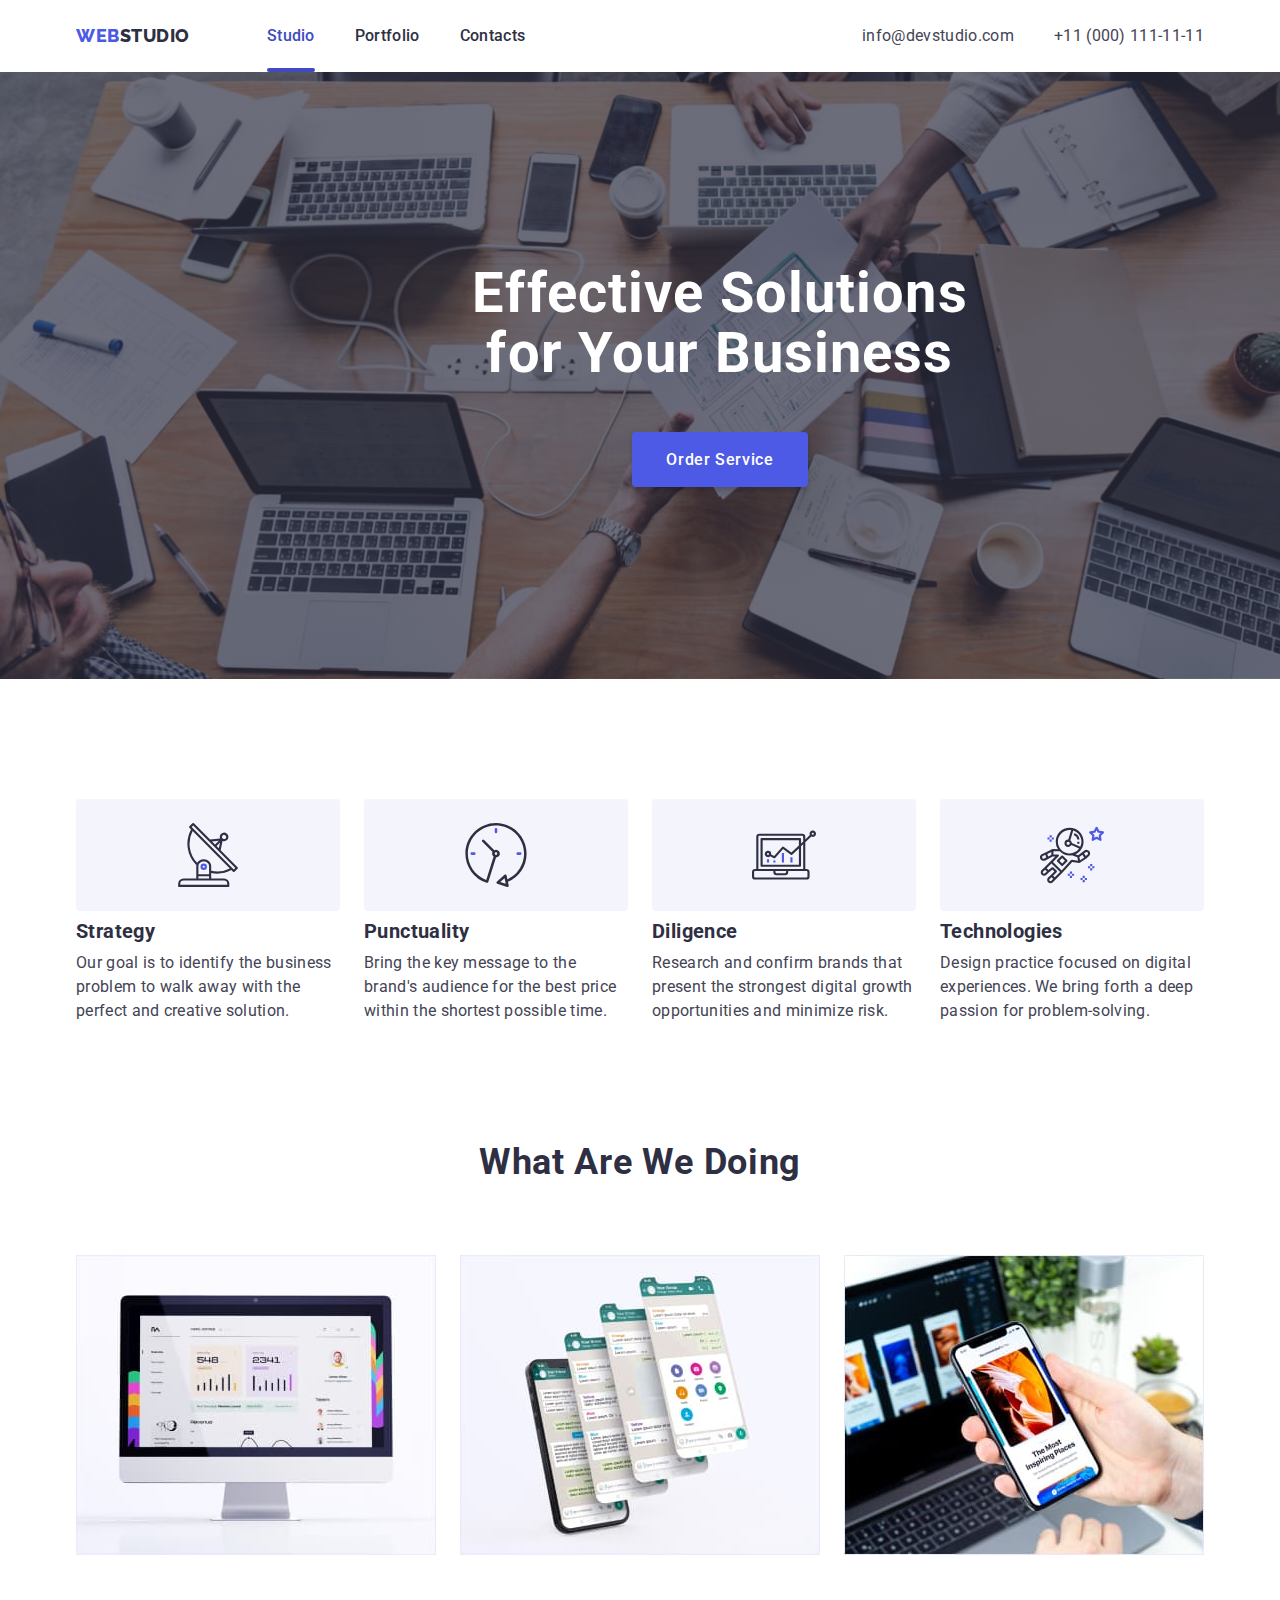
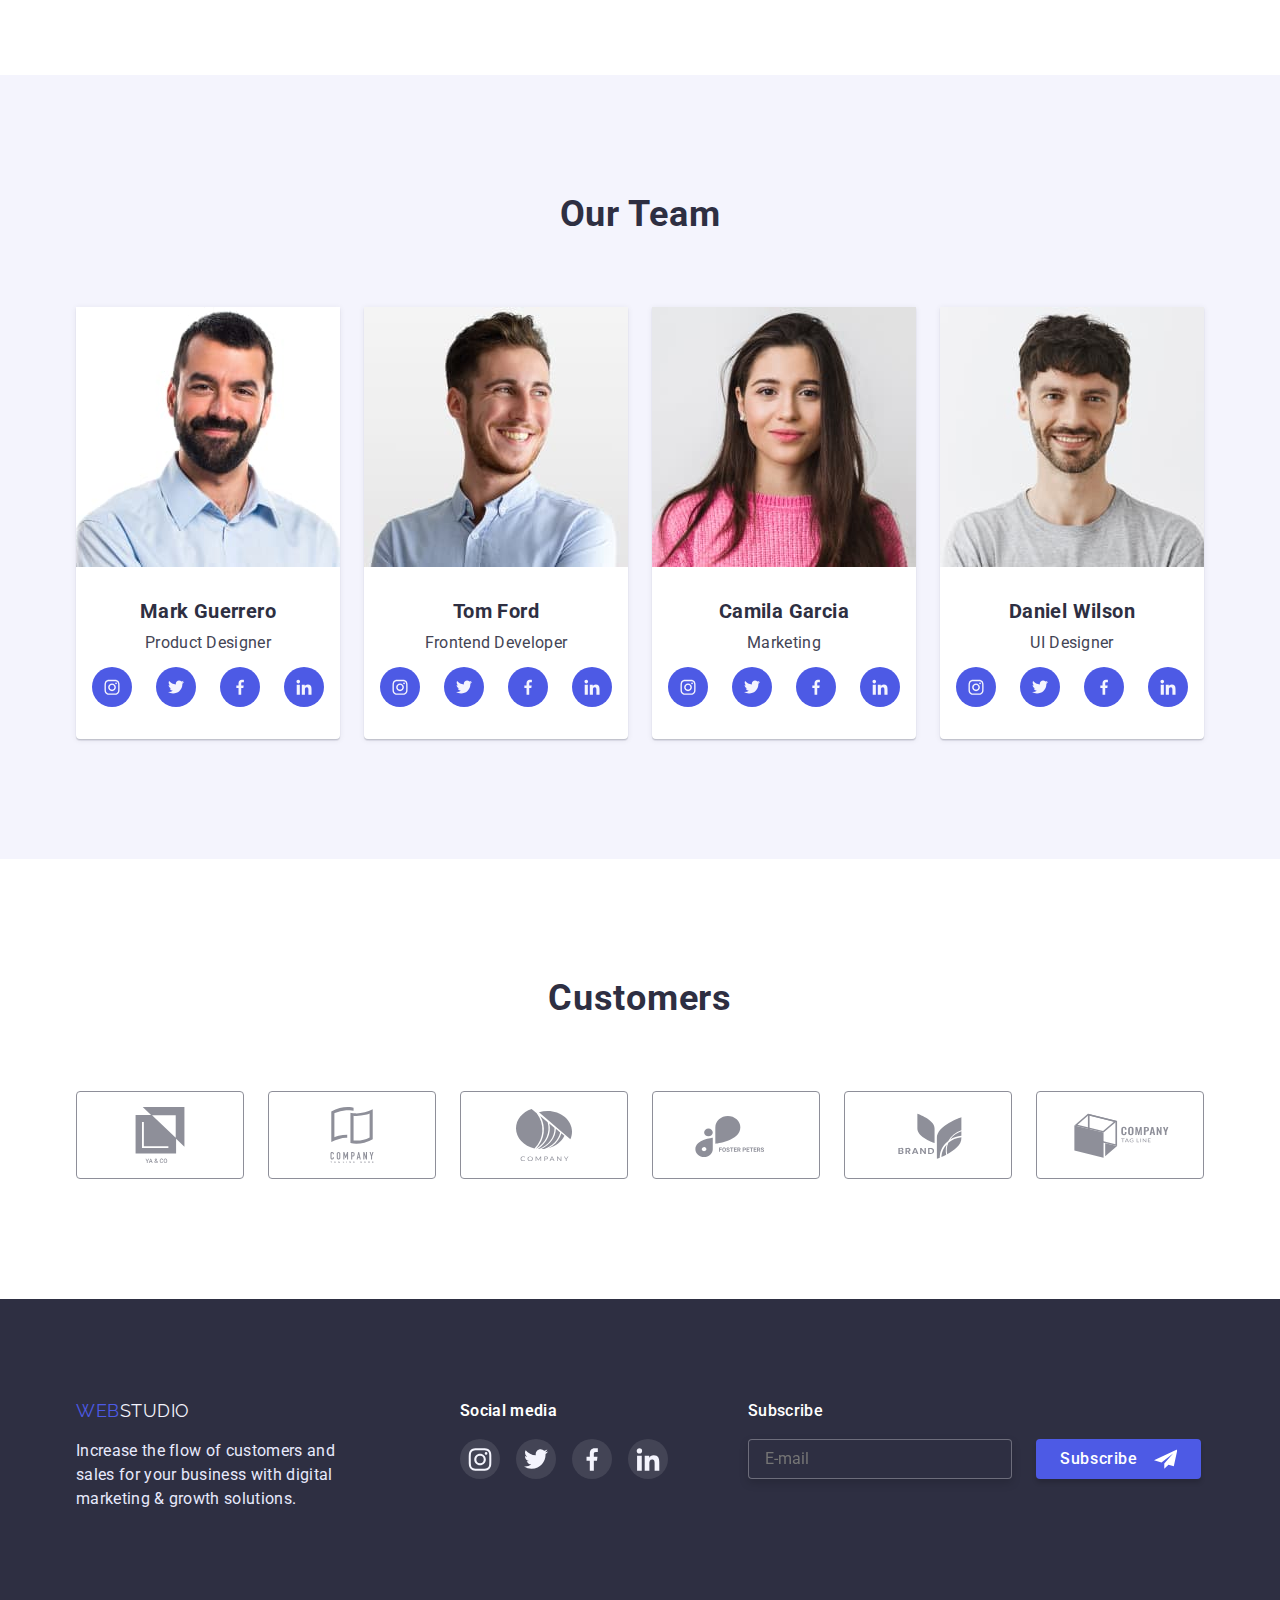
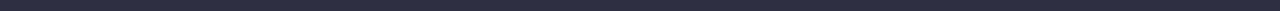
<file: index.html>
<!DOCTYPE html>
<html lang="en">
  <head>
    <meta charset="UTF-8" />
    <meta http-equiv="X-UA-Compatible" content="IE=edge" />
    <meta name="viewport" content="width=device-width, initial-scale=1.0">
    <title>Web Studio</title>
    <link rel="stylesheet"
          href="https://cdnjs.cloudflare.com/ajax/libs/modern-normalize/1.0.0/modern-normalize.min.css"/>
    <link rel="preconnect" href="https://fonts.googleapis.com">
    <link rel="preconnect" href="https://fonts.gstatic.com" crossorigin>
    <link href="https://fonts.googleapis.com/css2?family=Raleway:wght@800&family=Roboto:wght@400;500;700;900&display=swap" 
          rel="stylesheet">
    <link rel="stylesheet" href="./css/styles.css">
  </head>
  <body>
    <header class="header">
    <div class="container header-container">
      <nav class="navigation-container">
        <a href="#" class="logo-top"><span class="web-top" >Web</span><span class="studio-top">Studio</span></a>
        <ul class="navigation">
          <li class="navigation-li"><a href="index.html" class="list-navigation studio-underline">Studio</a></li>
          <li class="navigation-li"><a href="portfolio.html" class="list-navigation">Portfolio</a></li>
          <li class="navigation-li"><a href="" class="list-navigation">Contacts</a></li>
        </ul>
      </nav>
      <ul class="contacts">
        <li class="contact-li"><a href="mailto:info@devstudio.com" class="list-contacts">info@devstudio.com</a></li>
        <li class="contact-li"><a href="tel:+110001111111" class="list-contacts">+11 (000) 111-11-11</a></li>
      </ul>
    </div>
    </header>
    <main>
      <section class="hero overlay">
        <div class="container">
         <h1 class="solutions">Effective Solutions<br />for Your Business</h1>
         <button type="button" class="contained" data-modal-open>Order Service</button>
        </div>
      </section>
      <section class="advanteges">
        <div class="container">
        <h2 class="visually-hidden">Advanteges</h2>
        <ul class="list-pluses">
          <li class="list-pluses-li">
            <div class="container-advanteges-icon">
              <svg class="advantages-icon" width="64" height="64">
                <use href="./images/icons.svg#antenna"></use>
              </svg>
            </div>
            <h3 class="list-title">Strategy</h3>
            <p class="list-advanteges">
              Our goal is to identify the business problem to walk away with the
              perfect and creative solution.
            </p>
          </li>
          <li class="list-pluses-li">
            <div class="container-advanteges-icon">
              <svg class="advantages-icon" width="64" height="64">
                <use href="./images/icons.svg#clock"></use>
              </svg>
            </div>
            <h3 class="list-title">Punctuality</h3>
            <p class="list-advanteges">
              Bring the key message to the brand's audience for the best price
              within the shortest possible time.
            </p>
          </li>
          <li class="list-pluses-li">
            <div class="container-advanteges-icon">
              <svg class="advantages-icon" width="64" height="64">
                <use href="./images/icons.svg#diagram"></use>
              </svg>
            </div>
            <h3 class="list-title">Diligence</h3>
            <p class="list-advanteges">
              Research and confirm brands that present the strongest digital
              growth opportunities and minimize risk.
            </p>
          </li>
          <li class="list-pluses-li">
            <div class="container-advanteges-icon">
              <svg class="advantages-icon" width="64" height="64">
                <use href="./images/icons.svg#astronaut"></use>
              </svg>
            </div>
            <h3 class="list-title">Technologies</h3>
            <p class="list-advanteges">
              Design practice focused on digital experiences. We bring forth a
              deep passion for problem-solving.
            </p>
          </li>
        </ul>
      </div>
      </section>
      <section class="types-jobs">
        <div class="container">
        <h2 class="title">What are we doing</h2>
        <ul class="list-images">
          <li class="list-images-li"><img src="./images/box1.jpg" alt="box1" width="360" /></li>
          <li class="list-images-li"><img src="./images/box2.jpg" alt="box2" width="360" /></li>
          <li class="list-images-li"><img src="./images/box3.jpg" alt="box3" width="360" /></li>
        </ul>
       </div>
      </section>
      <section class="team">
        <div class="container">
        <h2 class="title">Our Team</h2>
        <ul class="list-team">
          <li class="team-item">
            <img src="./images/pd.jpg" alt="Product Designer" width="264" />
            <div class="team-container">
            <h3 class="list-names">Mark Guerrero</h3>
            <p class="list-jobs">Product Designer</p>
              <ul class="social-list">
                <li class="social-list-item">
                  <a href="#" class="social-list-link">
                    <svg class="social-list-icon" width="16" height="16">
                      <use href="./images/icons.svg#instagram"></use>
                    </svg>
                  </a>
                </li>
                <li class="social-list-item">
                  <a href="#" class="social-list-link">
                    <svg class="social-list-icon"  width="16" height="16">
                      <use href="./images/icons.svg#twitter"></use>
                    </svg>
                  </a>
                </li>
                <li class="social-list-item">
                  <a href="#" class="social-list-link">
                    <svg class="social-list-icon"  width="16" height="16">
                      <use href="./images/icons.svg#facebook"></use>
                    </svg>
                  </a>
                </li>
                <li class="social-list-item">
                  <a href="#" class="social-list-link">
                    <svg class="social-list-icon"  width="16" height="16">
                      <use href="./images/icons.svg#linkedin"></use>
                    </svg>
                  </a>
                </li>
              </ul>
            </div>
          </li>
          <li class="team-item">
            <img src="./images/fd.jpg" alt="Frontend Developer" width="264" />
            <div class="team-container">
            <h3 class="list-names">Tom Ford</h3>
            <p class="list-jobs">Frontend Developer</p>
            <ul class="social-list">
              <li class="social-list-item">
                <a href="#" class="social-list-link">
                  <svg class="social-list-icon" width="16" height="16">
                    <use href="./images/icons.svg#instagram"></use>
                  </svg>
                </a>
              </li>
              <li class="social-list-item">
                <a href="#" class="social-list-link">
                  <svg class="social-list-icon"  width="16" height="16">
                    <use href="./images/icons.svg#twitter"></use>
                  </svg>
                </a>
              </li>
              <li class="social-list-item">
                <a href="#" class="social-list-link">
                  <svg class="social-list-icon"  width="16" height="16">
                    <use href="./images/icons.svg#facebook"></use>
                  </svg>
                </a>
              </li>
              <li class="social-list-item">
                <a href="#" class="social-list-link">
                  <svg class="social-list-icon"  width="16" height="16">
                    <use href="./images/icons.svg#linkedin"></use>
                  </svg>
                </a>
              </li>
            </ul>
          </div>
          </li>
          <li class="team-item">
            <img src="./images/mark.jpg" alt="Marketing" width="264" />
            <div class="team-container">
            <h3 class="list-names">Camila Garcia</h3>
            <p class="list-jobs">Marketing</p>
            <ul class="social-list">
              <li class="social-list-item">
                <a href="#" class="social-list-link">
                  <svg class="social-list-icon" width="16" height="16">
                    <use href="./images/icons.svg#instagram"></use>
                  </svg>
                </a>
              </li>
              <li class="social-list-item">
                <a href="#" class="social-list-link">
                  <svg class="social-list-icon"  width="16" height="16">
                    <use href="./images/icons.svg#twitter"></use>
                  </svg>
                </a>
              </li>
              <li class="social-list-item">
                <a href="#" class="social-list-link">
                  <svg class="social-list-icon"  width="16" height="16">
                    <use href="./images/icons.svg#facebook"></use>
                  </svg>
                </a>
              </li>
              <li class="social-list-item">
                <a href="#" class="social-list-link">
                  <svg class="social-list-icon"  width="16" height="16">
                    <use href="./images/icons.svg#linkedin"></use>
                  </svg>
                </a>
              </li>
            </ul>
          </div>
          </li>
          <li class="team-item">
            <img src="./images/des.jpg" alt="UI Designer" width="264" />
            <div class="team-container">
              <h3 class="list-names">Daniel Wilson</h3>
            <p class="list-jobs">UI Designer</p>
            <ul class="social-list">
              <li class="social-list-item">
                <a href="#" class="social-list-link">
                  <svg class="social-list-icon" width="16" height="16">
                    <use href="./images/icons.svg#instagram"></use>
                  </svg>
                </a>
              </li>
              <li class="social-list-item">
                <a href="#" class="social-list-link">
                  <svg class="social-list-icon"  width="16" height="16">
                    <use href="./images/icons.svg#twitter"></use>
                  </svg>
                </a>
              </li>
              <li class="social-list-item">
                <a href="#" class="social-list-link">
                  <svg class="social-list-icon"  width="16" height="16">
                    <use href="./images/icons.svg#facebook"></use>
                  </svg>
                </a>
              </li>
              <li class="social-list-item">
                <a href="#" class="social-list-link">
                  <svg class="social-list-icon"  width="16" height="16">
                    <use href="./images/icons.svg#linkedin"></use>
                  </svg>
                </a>
              </li>
            </ul>
          </div>
          </li>
        </ul>
      </div>
      </section>
      <section class="customers">
        <div class="container">
          <h2 class="title">Customers</h2>
          <ul class="customers-list">
            <li class="customers-list-item">
              <a href="#" class="customers-list-link">
                <svg class="customers-list-icon" width="104" height="56">
                  <use href="./images/icons.svg#yaco"></use>
                </svg>
              </a>
            </li>
            <li class="customers-list-item">
              <a href="#" class="customers-list-link">
                <svg class="customers-list-icon" width="104" height="56">
                  <use href="./images/icons.svg#company_s"></use>
                </svg>
              </a>
            </li>
            <li class="customers-list-item">
              <a href="#" class="customers-list-link">
                <svg class="customers-list-icon" width="104" height="56">
                  <use href="./images/icons.svg#group"></use>
                </svg>
              </a>
            </li>
            <li class="customers-list-item">
              <a href="#" class="customers-list-link">
                <svg class="customers-list-icon" width="104" height="56">
                  <use href="./images/icons.svg#foster_peters"></use>
                </svg>
              </a>
            </li>
            <li class="customers-list-item">
              <a href="#" class="customers-list-link">
                <svg class="customers-list-icon" width="104" height="56">
                  <use href="./images/icons.svg#brand"></use>
                </svg>
              </a>
            </li>
            <li class="customers-list-item">
              <a href="#" class="customers-list-link">
                <svg class="customers-list-icon" width="104" height="56">
                  <use href="./images/icons.svg#tag_line"></use>
                </svg>
              </a>
            </li>
          </ul>
        </div>
      </section>
    </main>
    <footer class="footer">
      <div class="container footer-container">
        <div class="footer-container-logo-reason">
      <a href="#" class="logo-bottom"><span class="web-bottom">Web</span><span class="stidio-botton">Studio</span></a>
      <div class="footer-container-reason">
      <p class="reason">
        Increase the flow of customers and sales for your business with digital
        marketing & growth solutions.
      </p>
    </div>
  </div>
  <div class="footer-social-media">
      <h3 class="footer-social-media-titel">Social media</h3>
      <ul class="footer-social-media-list">
        <li class="footer-social-list-item">
          <a href="#" class="footer-social-list-link">
            <svg class="footer-social-list-icon" width="24" height="24">
              <use href="./images/icons.svg#instagram"></use>
            </svg>
          </a>
        </li>
        <li class="footer-social-list-item">
          <a href="#" class="footer-social-list-link">
            <svg class="footer-social-list-icon"  width="24" height="24">
              <use href="./images/icons.svg#twitter"></use>
            </svg>
          </a>
        </li>
        <li class="footer-social-list-item">
          <a href="#" class="footer-social-list-link">
            <svg class="footer-social-list-icon"  width="24" height="24">
              <use href="./images/icons.svg#facebook"></use>
            </svg>
          </a>
        </li>
        <li class="footer-social-list-item">
          <a href="#" class="footer-social-list-link">
            <svg class="footer-social-list-icon"  width="24" height="24">
              <use href="./images/icons.svg#linkedin"></use>
            </svg>
          </a>
        </li>
      </ul>
    </div>
    <div class="footer-container-form">
    <p class="footer-form-imput-desc">Subscribe</p>
    <form class="footer-form">
        <input class="footer-form-input" 
        type="email" 
        name="user-email" 
        required
        pattern="\S+@\S+\.\S+" 
        title="example@mail.com"
        placeholder="E-mail">
        <button type="submit" class="footer-form-btn">Subscribe
          <svg class="footer-form-input-icon" width="24px" height="20px">
            <use href="./images/icons.svg#send"></use>
          </svg>
        </button>
     </form>
  </div>
    </div>
    
  </footer>
  <div class="backdrop is-hidden" data-modal>
    <div class="modal">
      <button type="button" class="modal-close-btn" data-modal-close>
        <svg class="modal-close-btn-icon" width="8" height="8">
          <use href="./images/icons.svg#close-modal"></use>
        </svg>
        </button>
        <p class="modal-feedback">Leave your contacts and we will call you back</p>
        <form class="modal-form">
          <label class="modal-form-field">
            <span class="modal-form-input-desc">Name</span>
            <span class="modal-form-input-wrapper">
            <input class="modal-form-input" 
            type="text" 
            name="user-name" 
            required 
            pattern="[a-zA-Z]+"
            minlength="2">
            <svg class="modal-form-input-icon" width="12px" height="12px">
              <use href="./images/icons.svg#name"></use>
            </svg>
            </span>
          </label>
          <label class="modal-form-field">
            <span class="modal-form-input-desc">Phone</span>
            <span class="modal-form-input-wrapper">
            <input class="modal-form-input" 
            type="tel" 
            name="user-phone" 
            required
            pattern="[0-9]{3}-[0-9]{3}-[0-9]{2}-[0-9]{2}"
            title="xxx-xxx-xx-xx">
            <svg class="modal-form-input-icon" width="13px" height="13px">
              <use href="./images/icons.svg#phone"></use>
            </svg>
          </span>
          </label>
          <label class="modal-form-field">
            <span class="modal-form-input-desc">Email</span>
            <span class="modal-form-input-wrapper">
            <input class="modal-form-input" 
            type="email" 
            name="user-email" 
            required
            pattern="\S+@\S+\.\S+" 
            title="example@mail.com">
            <svg class="modal-form-input-icon" width="15px" height="12px">
              <use href="./images/icons.svg#email"></use>
            </svg>
          </span>
          </label>
          <label class="modal-form-field-comment">
            <span class="modal-form-input-desc">Comment</span>
            <textarea 
            name="user-comment" 
            class="modal-form-comment"
            placeholder="Text input"></textarea>
          </label>
          
          <label for="user-consent" class="modal-form-check-desc">
            <input id="user-consent" type="checkbox" name="user-consent" class="modal-form-check ">
            <span class="modal-form-custom-chekbox">
            <svg class="modal-form-checkbox-icon" width="11" height="8">
              <use href="./images/icons.svg#check"></use>
            </svg>
          </span>
          I accept the terms and conditions of the <a class="modal-form-checkbox-link" href="">Privacy Policy</a> 
          </label>
          <button type="submit" class="modal-form-send">Send</button>
        </form>
    </div>
  </div>
  <script src="./js/modal.js"></script>
  </body>
</html>
</file>
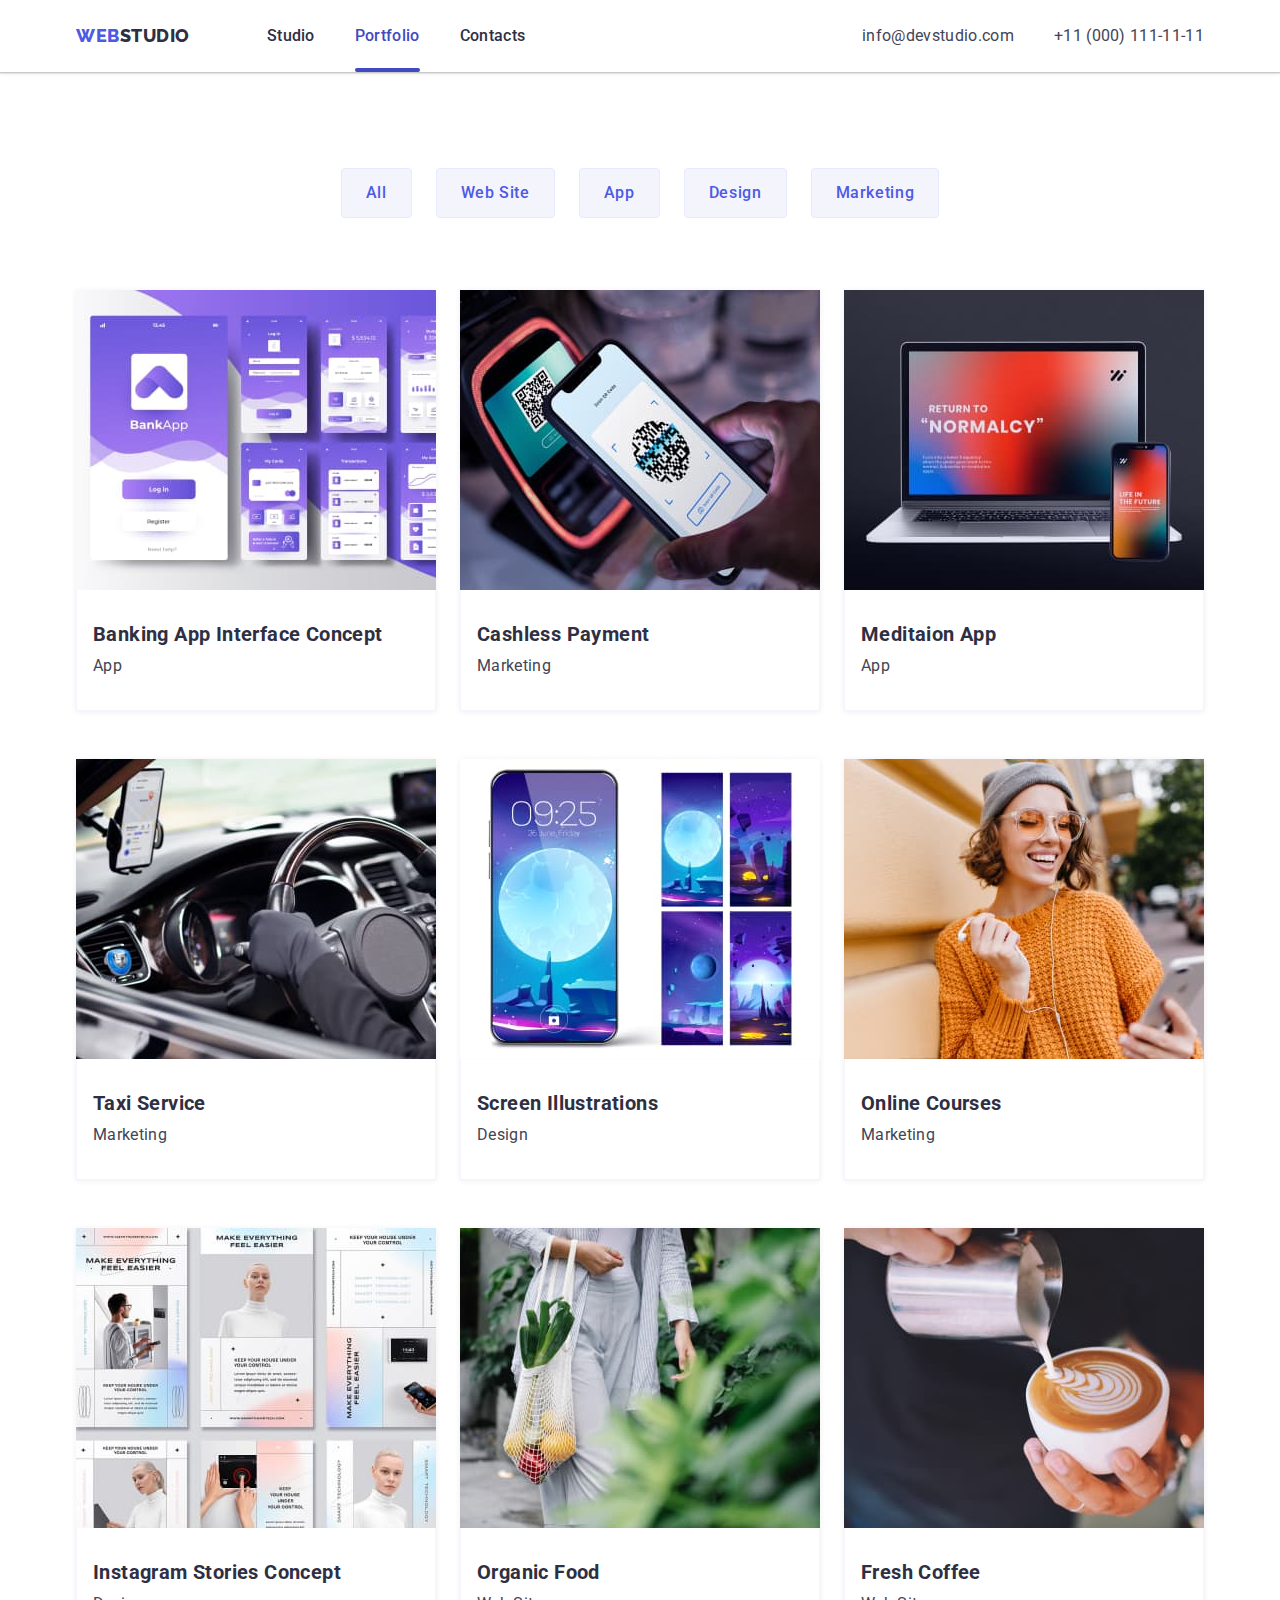
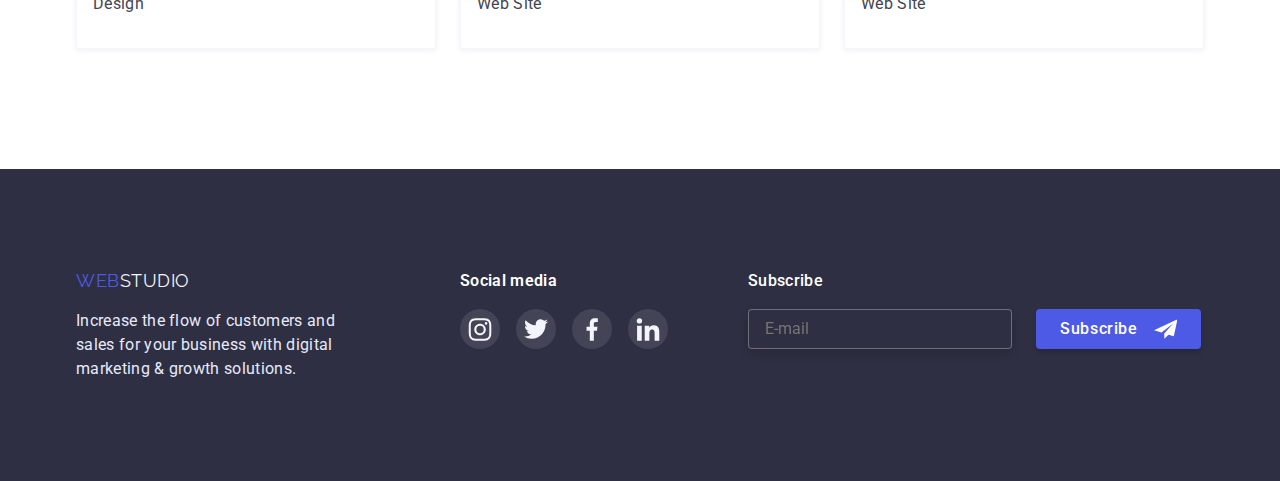
<file: portfolio.html>
<!DOCTYPE html>
<html lang="en">
<head>
    <meta charset="UTF-8">
    <meta http-equiv="X-UA-Compatible" content="IE=edge">
    <meta name="viewport" content="width=device-width, initial-scale=1.0">
    <title>Portfolio</title>
    <link rel="stylesheet"
          href="https://cdnjs.cloudflare.com/ajax/libs/modern-normalize/1.0.0/modern-normalize.min.css"/>
    <link rel="preconnect" href="https://fonts.googleapis.com">
    <link rel="preconnect" href="https://fonts.gstatic.com" crossorigin>
    <link href="https://fonts.googleapis.com/css2?family=Raleway:wght@800&family=Roboto:wght@400;500;700;900&display=swap" 
          rel="stylesheet">
    <link rel="stylesheet" href="./css/styles.css">
</head>
<body>
    <header class="header">
        <div class="container header-container">
          <nav class="navigation-container">
            <a href="#" class="logo-top"><span class="web-top" >Web</span><span class="studio-top">Studio</span></a>
            <ul class="navigation">
              <li class="navigation-li"><a href="index.html" class="list-navigation">Studio</a></li>
              <li class="navigation-li"><a href="portfolio.html" class="list-navigation portfolio-underline">Portfolio</a></li>
              <li class="navigation-li"><a href="" class="list-navigation">Contacts</a></li>
            </ul>
          </nav>
          <ul class="contacts">
            <li class="contact-li"><a href="mailto:info@devstudio.com" class="list-contacts">info@devstudio.com</a></li>
            <li class="contact-li"><a href="tel:+110001111111" class="list-contacts">+11 (000) 111-11-11</a></li>
          </ul>
        </div>
        </header>
      <main>
        <section class="portfolio">
            <div class="container">
            <h1 class="visually-hidden">Portfolio</h1>
            <ul class="list-btn">
                <li class="list-btn-li">
                    <button type="button" class="filter-btn">All</button>
                </li>
                <li class="list-btn-li">
                    <button type="button" class="filter-btn">Web Site</button>
                </li>
                <li class="list-btn-li">
                    <button type="button" class="filter-btn">App</button>
                </li>
                <li class="list-btn-li">
                    <button type="button" class="filter-btn">Design</button>
                </li>
                <li class="list-btn-li">
                    <button type="button" class="filter-btn">Marketing</button>
                </li>
            </ul>

            <ul class="list">
                <li class="list-li">
                    <a href="#" class="portfolio-items">
                      <div class="portfolio-img-wrapper">
                        <img src="./images/Interface.jpg" alt="Banking App" width="360">
                        <p class="portfolio-overlay">14 Stylish and User-Friendly App Design Concepts · Task Manager App · Calorie Tracker App · Exotic Fruit Ecommerce App · Cloud Storage App</p>
                      </div>
                        <div class="portfolio-container">
                        <h2 class="list-portfolio">Banking App Interface Concept</h2>
                        <p class="portfolio-jobs">App</p>
                    </div>
                    </a>
                </li>
                <li class="list-li">
                    <a href="#" class="portfolio-items">
                      <div class="portfolio-img-wrapper">
                        <img src="./images/Payment.jpg" alt="Payment App" width="360">
                          <p class="portfolio-overlay">14 Stylish and User-Friendly App Design Concepts · Task Manager App · Calorie Tracker App · Exotic Fruit Ecommerce App · Cloud Storage App</p>
                      </div>    
                        <div class="portfolio-container">
                        <h2 class="list-portfolio">Cashless Payment</h2>
                        <p class="portfolio-jobs">Marketing</p>
                        </div>
                    </a>
                </li>
                <li class="list-li">
                    <a href="#" class="portfolio-items">
                      <div class="portfolio-img-wrapper">
                        <img src="./images/Meditaion.jpg" alt="Meditaion App" width="360">
                       <p class="portfolio-overlay">14 Stylish and User-Friendly App Design Concepts · Task Manager App · Calorie Tracker App · Exotic Fruit Ecommerce App · Cloud Storage App</p>
                      </div>
                        <div class="portfolio-container">
                        <h2 class="list-portfolio">Meditaion App</h2>
                        <p class="portfolio-jobs">App</p>
                        </div>
                    </a>
                </li>
                <li class="list-li">
                    <a href="#" class="portfolio-items">
                      <div class="portfolio-img-wrapper">
                        <img src="./images/Taxi.jpg" alt="Taxi" width="360">
                       <p class="portfolio-overlay">14 Stylish and User-Friendly App Design Concepts · Task Manager App · Calorie Tracker App · Exotic Fruit Ecommerce App · Cloud Storage App</p>
                      </div>
                        <div class="portfolio-container">
                        <h2 class="list-portfolio">Taxi Service</h2>
                        <p class="portfolio-jobs">Marketing</p>
                        </div>
                    </a>
                </li>
                <li class="list-li">
                    <a href="#" class="portfolio-items">
                      <div class="portfolio-img-wrapper">
                        <img src="./images/Illustrations.jpg" alt="Screen Illustrations" width="360">
                       <p class="portfolio-overlay">14 Stylish and User-Friendly App Design Concepts · Task Manager App · Calorie Tracker App · Exotic Fruit Ecommerce App · Cloud Storage App</p>
                      </div>
                        <div class="portfolio-container">
                        <h2 class="list-portfolio">Screen Illustrations</h2>
                        <p class="portfolio-jobs">Design</p>
                        </div>
                    </a>
                </li>
                <li class="list-li">
                    <a href="#" class="portfolio-items">
                      <div class="portfolio-img-wrapper">
                        <img src="./images/Courses.jpg" alt="Woman with Online Courses App" width="360">
                       <p class="portfolio-overlay">14 Stylish and User-Friendly App Design Concepts · Task Manager App · Calorie Tracker App · Exotic Fruit Ecommerce App · Cloud Storage App</p>
                      </div>
                        <div class="portfolio-container">
                        <h2 class="list-portfolio">Online Courses</h2>
                        <p class="portfolio-jobs">Marketing</p>
                        </div>
                    </a>
                </li>
                <li class="list-li">
                    <a href="#" class="portfolio-items">
                      <div class="portfolio-img-wrapper">
                        <img src="./images/Instagram.jpg" alt="Instagram Stories" width="360">
                        <p class="portfolio-overlay">14 Stylish and User-Friendly App Design Concepts · Task Manager App · Calorie Tracker App · Exotic Fruit Ecommerce App · Cloud Storage App</p>
                      </div>
                        <div class="portfolio-container">
                        <h2 class="list-portfolio">Instagram Stories Concept</h2>
                        <p class="portfolio-jobs">Design</p>
                        </div>
                    </a>
                </li>
                <li class="list-li">
                    <a href="#" class="portfolio-items">
                      <div class="portfolio-img-wrapper">
                        <img src="./images/Food.jpg" alt="Organic Food" width="360">
                        <p class="portfolio-overlay">14 Stylish and User-Friendly App Design Concepts · Task Manager App · Calorie Tracker App · Exotic Fruit Ecommerce App · Cloud Storage App</p>
                      </div>
                        <div class="portfolio-container">
                        <h2 class="list-portfolio">Organic Food</h2>
                        <p class="portfolio-jobs">Web Site</p>
                        </div>
                    </a>
                </li>
                <li class="list-li">
                    <a href="#" class="portfolio-items">
                      <div class="portfolio-img-wrapper">
                        <img src="./images/Coffee.jpg" alt="Coffee" width="360">
                        <p class="portfolio-overlay">14 Stylish and User-Friendly App Design Concepts · Task Manager App · Calorie Tracker App · Exotic Fruit Ecommerce App · Cloud Storage App</p>
                      </div>
                        <div class="portfolio-container">
                        <h2 class="list-portfolio">Fresh Coffee</h2>
                        <p class="portfolio-jobs">Web Site</p>
                        </div>
                    </a>
                </li>
            </ul>
        </div>
        </section>
      </main>
      <footer class="footer">
        <div class="container footer-container">
          <div class="footer-container-logo-reason">
        <a href="#" class="logo-bottom"><span class="web-bottom">Web</span><span class="stidio-botton">Studio</span></a>
        <div class="footer-container-reason">
        <p class="reason">
          Increase the flow of customers and sales for your business with digital
          marketing & growth solutions.
        </p>
      </div>
    </div>
    <div class="footer-social-media">
        <h3 class="footer-social-media-titel">Social media</h3>
        <ul class="footer-social-media-list">
          <li class="footer-social-list-item">
            <a href="#" class="footer-social-list-link">
              <svg class="footer-social-list-icon" width="24" height="24">
                <use href="./images/icons.svg#instagram"></use>
              </svg>
            </a>
          </li>
          <li class="footer-social-list-item">
            <a href="#" class="footer-social-list-link">
              <svg class="footer-social-list-icon"  width="24" height="24">
                <use href="./images/icons.svg#twitter"></use>
              </svg>
            </a>
          </li>
          <li class="footer-social-list-item">
            <a href="#" class="footer-social-list-link">
              <svg class="footer-social-list-icon"  width="24" height="24">
                <use href="./images/icons.svg#facebook"></use>
              </svg>
            </a>
          </li>
          <li class="footer-social-list-item">
            <a href="#" class="footer-social-list-link">
              <svg class="footer-social-list-icon"  width="24" height="24">
                <use href="./images/icons.svg#linkedin"></use>
              </svg>
            </a>
          </li>
        </ul>
      </div>
      <div class="footer-container-form">
      <p class="footer-form-imput-desc">Subscribe</p>
      <form class="footer-form">
          <input class="footer-form-input" 
          type="email" 
          name="user-email" 
          required
          pattern="\S+@\S+\.\S+" 
          title="example@mail.com"
          placeholder="E-mail">
          <button type="submit" class="footer-form-btn">Subscribe
            <svg class="footer-form-input-icon" width="24px" height="20px">
              <use href="./images/icons.svg#send"></use>
            </svg>
          </button>
       </form>
    </div>
      </div>
      
    </footer>
   
    </body>
</html>
</file>
<file: css/styles.css>
*,
*::before,
*::after {
  box-sizing: border-box;
}

h1, h2, h3, p {
    margin: 0;
}

ul {
    margin-top: 0;
    margin-bottom: 0;
    padding-left: 0;
}

img {
    display: block;
    max-width: 100%;
}

:root {
    --primary-brand: #4D5AE5;
    --dark: #2E2F42;
    --success: #31D0AA;
    --text: #434455;
    --subtle-text: #8E8F99;
    --accent: #E7E9FC;
    --light: #F4F4FD;
    --Pressed-state: #404BBF;
    --main-transition: 250ms cubic-bezier(0.4, 0, 0.2, 1);
}

body {
    font-family: 'Roboto', sans-serif;
    color: var(--text);
    background-color: #FFFFFF;
}


.header {
    box-shadow: 0px 2px 1px rgba(46, 47, 66, 0.08), 0px 1px 1px rgba(46, 47, 66, 0.16), 0px 1px 6px rgba(46, 47, 66, 0.08);
}

.container {
    width: 1158px;
    padding-right: 15px;
    padding-left: 15px;
    margin: 0 auto;
}

.header-container {
    display: flex;
    align-items: center;
    background: #FFFFFF;
    
}

.navigation-container {
    display: flex;
    align-items: center;
}

/* header-logo */

.logo-top {
    font-family: 'Raleway';
    font-weight: 800;
    font-size: 18px;
    line-height: 1.33;
    align-items: center;
    letter-spacing: 0.03em;
    text-transform: uppercase;
    text-decoration: none;
}

.web-top {
    color: var(--primary-brand);
}

.studio-top {
    color: var(--dark);
}

/* heder-navigation */

.navigation {
    display: flex;
    list-style-type: none;
    margin-left: 77px;
    padding: 0; 
}

.navigation-li:not(:last-child) {
    margin-right: 40px;
}


.list-navigation {
    display: block;
    padding-top: 24px;
    padding-bottom: 24px;
    
    color: var(--dark);
    font-weight: 500;
    font-size: 16px;
    line-height: 1.5;
    letter-spacing: 0.02em;
    text-decoration: none;

    transition: color var(--main-transition);
}

.list-navigation:hover, 
.list-navigation:focus {
    color: var(--text);
}

.list-navigation:active {
    color: var(--primary-brand);
}


.studio-underline, .portfolio-underline {
    position: relative; 
    display: inline-block;
    color: var(--Pressed-state);
}



.studio-underline::after, .portfolio-underline::after {
    position: absolute;
    content: "";
    display: block;
    width: 100%;
    height: 4px;
    bottom: 0;
    background: var(--Pressed-state);
    border-radius: 2px;
    
    }

/* heder-contacts */

.contacts {
    display: flex;
    list-style-type: none;
    margin-left: auto;
    padding: 0;
    
}

.contact-li:not(:last-child) {
margin-right: 40px;
}

.list-contacts {
    color: var(--text);
    font-size: 16px;
    line-height: 1.5;
    letter-spacing: 0.02em;
    text-decoration: none;

    padding-top: 24px;
    padding-bottom: 24px;

    transition: color var(--main-transition);
}

.list-contacts:hover,
.list-contacts:focus {
    color: var(--Pressed-state);
}

/* section-hero */

.hero {
    text-align: center;
    padding-top: 192px;
    padding-bottom: 192px;

}

.overlay {
    width: 1440px;
    margin-left: auto;
    margin-right: auto;
    background-image: linear-gradient(
        to right, 
        rgba(46, 47, 66, 0.7),
        rgba(46, 47, 66, 0.7)
        ),
        url("../images/people-office\ 1.jpg");
    background-repeat: no-repeat;
    background-position: center;
    background-size: cover;
}

.solutions {
    font-weight: 700;
    font-size: 56px;
    line-height: 1.07;
    text-align: center;
    letter-spacing: 0.02em;
    color: #FFFFFF;
    
    margin-bottom: 48px;
        
}

.contained {
    font-family: 'Roboto', sans-serif;
    padding: 16px 32px;
    background: var(--primary-brand);
    box-shadow: 0px 4px 4px rgba(0, 0, 0, 0.15);
    border-radius: 4px;
    border-color: transparent;
    font-weight: 500;
    font-size: 16px;
    line-height: 1.19;
    letter-spacing: 0.04em;
    color: #FFFFFF;
    cursor: pointer;
    
    transition: background-color var(--main-transition), 
                box-shadow var(--main-transition);

    
    
}

.contained:hover,
.contained:focus {
    background-color: var(--Pressed-state);
    box-shadow: 0px 1px 6px rgba(46, 47, 66, 0.08), 
                0px 1px 1px rgba(46, 47, 66, 0.16), 
                0px 2px 1px rgba(46, 47, 66, 0.08);
}

.contained:active{
    background: var(--Pressed-state);
    box-shadow: 0px 4px 4px rgba(0, 0, 0, 0.15);
    border-radius: 4px;
}


/* section-advanteges */

.advanteges {
    padding-top: 120px;

}

.list-pluses{
    list-style-type: none;
    display: flex;
    margin: 0;
    padding: 0;
}

.icon {
    display: flex; 
    align-items: center; 
    justify-content: center;
}

.list-pluses-li{
    flex-basis: calc((100% - 3 * 24px) / 4);
}


.list-pluses-li:not(:last-child) {
    margin-right: 24px;
}

.list-title {
    font-weight: 700;
    font-size: 20px;
    line-height: 1.2;
    letter-spacing: 0.02em;
    color: var(--dark);

    margin: 0 0 8px 0;
    
}

.list-advanteges {
    font-size: 16px;
    line-height: 1.5;
    letter-spacing: 0.02em;
    color: var(--text);

    margin: 0;
}

.visually-hidden {
      position: absolute;
      white-space: nowrap;
      width: 1px;
      height: 1px;
      overflow: hidden;
      border: 0;
      padding: 0;
      clip: rect(0 0 0 0);
      clip-path: inset(50%);
      margin: -1px;
  } 

/* section-our-work and team*/
.types-jobs{
    padding-top: 120px;
    padding-bottom: 120px;
}

.title {
    font-weight: 700;
    font-size: 36px;
    line-height: 1.11;
    text-align: center;
    letter-spacing: 0.02em;
    text-transform: capitalize;
    color: var(--dark);

    margin: 0 0 72px;
    
}


.list-images{
    list-style-type: none;
    display: flex;

    margin: 0;
    padding: 0;
}

.list-images-li{
    flex-basis: calc((100% - 2 * 24px) / 3);
}

.list-images-li:not(:last-child) {
    margin-right: 24px;
}

.list-team{
  list-style-type: none;  
  display: flex;

  margin: 0;
  padding: 0;
  }

.team{
    background: var(--light);
    padding-top: 120px;
    padding-bottom: 120px;
}

.team-item{
    background: #FFFFFF;
    box-shadow: 0px 1px 6px rgba(46, 47, 66, 0.08), 0px 1px 1px rgba(46, 47, 66, 0.16), 0px 2px 1px rgba(46, 47, 66, 0.08);
    border-radius: 0px 0px 4px 4px;

    flex-basis: calc((100% - 3 * 24px) / 4);
}

.team-item:not(:last-child) {
    margin-right: 24px;
}

.team-container {
    padding-top: 32px;
    padding-bottom: 32px;
    padding-right: 16px;
    padding-left: 16px;
}

.list-names {
    font-weight: 700;
    font-size: 20px;
    line-height: 1.2;
    text-align: center;
    letter-spacing: 0.02em;
    color: var(--dark);
    margin-bottom: 8px;
}

.list-jobs{
    font-size: 16px;
    line-height: 1.5;
    text-align: center;
    letter-spacing: 0.02em;
    color: var(--text);

    margin: 0;
}

/* Customers */

.customers {
    padding-top: 120px;
    padding-bottom: 120px;
}


/* portfolio: section button*/

.portfolio{
padding-top: 96px;
padding-bottom: 120px;
}

.list-btn {
    display: flex;
    justify-content: center;

    list-style-type: none;
    margin-bottom: 72px;

}

.list-btn-li:not(:last-child) {
    margin-right: 24px;
}

.filter-btn {
    font-family: 'Roboto', sans-serif;
    background: var(--light);
    border: 1px solid var(--accent);
    border-radius: 4px;
    font-weight: 500;
    font-size: 16px;
    line-height: 1.5;
    
    text-align: center;
    letter-spacing: 0.04em;
    color: var(--primary-brand);
    cursor: pointer;
    padding: 12px 24px;

    transition: background-color var(--main-transition),
                box-shadow var(--main-transition),
                color var(--main-transition),
                border-color var(--main-transition);
                
}

.filter-btn:hover,
.filter-btn:focus{
    background-color: var(--Pressed-state);
    box-shadow: 0px 1px 6px rgba(46, 47, 66, 0.08), 0px 1px 1px rgba(46, 47, 66, 0.16), 0px 2px 1px rgba(46, 47, 66, 0.08);
    color: #FFFFFF;
    border-color: transparent;
}

.filter-btn:active
{
    background-color: #404BBF;
    box-shadow: 0px 4px 4px rgba(0, 0, 0, 0.15);
    color: #FFFFFF;   
}

/* portfolio list images */

.list {
    display: flex;
    flex-wrap: wrap;
    column-gap: 24px;
    row-gap: 48px;
    justify-content: center;
    
    list-style-type: none;
}

.list-li {
    flex-basis: calc((100% - 48px) / 3);
    
}

.portfolio-items:hover .portfolio-overlay,
.portfolio-items:focus .portfolio-overlay
 {
transform: translate(0, 0);
}



.portfolio-items{
    text-decoration: none;
    display: block;
    box-shadow: 0px 1px 6px rgba(46, 47, 66, 0.08);

    transition: box-shadow var(--main-transition);
    
}

.portfolio-items:hover{
    box-shadow: 0px 1px 6px rgba(46, 47, 66, 0.08), 
                0px 1px 1px rgba(46, 47, 66, 0.16), 
                0px 2px 1px rgba(46, 47, 66, 0.08);
}

.portfolio-img-wrapper {
    position: relative;
    overflow: hidden;
}


.portfolio-overlay {
    position: absolute;
    left: 0px;
    top: 0px;
    width: 100%;
    height: 100%;
    overflow: auto;
    transform: translate(0, 100%);
    transition: transform var(--main-transition);

    font-weight: 400;
    font-size: 16px;
    line-height: 24px;
    letter-spacing: 0.02em;
    color: var(--light);
    background: var(--primary-brand);
    background-blend-mode: soft-light;
    mix-blend-mode: normal;
    padding: 40px 32px;
    
    
}

.portfolio-container {
    padding-top: 32px;
    padding-bottom: 32px;
    padding-left: 16px;
   
    border-right-width: 0.5px;
    border-bottom-width: 0.5px;
    border-left-width: 0.5px;
    border-right-style: solid; 
    border-bottom-style: solid;
    border-left-style: solid;
    border-right-color: rgb(244, 244, 253); 
    border-bottom-color: rgb(244, 244, 253);
    border-left-color: rgb(244, 244, 253); 
}

.list-portfolio{
    font-weight: 700;
    font-size: 20px;
    line-height: 1.2;
    letter-spacing: 0.02em;
    color: var(--dark);

    
    margin-bottom: 8px;
}

.portfolio-jobs{
    font-size: 16px;
    line-height: 1.5;
    letter-spacing: 0.02em;
    color: var(--text);

    margin: 0;
}


/* footer */

.footer {
    background: var(--dark);
    padding-top: 100px;
    padding-bottom: 100px;
}

.logo-bottom {
    font-family: 'Raleway';
    font-size: 18px;
    line-height: 1.33;
    align-items: center;
    letter-spacing: 0.03em;
    text-transform: uppercase;
    text-decoration: none;

    margin-bottom: 16px;
}

.web-bottom {
    color: var(--primary-brand);
}

.stidio-botton {
    color: var(--light);
}

.web-bottom:active, 
.stidio-botton:active {
    color: var(--primary-brand);
}

.footer-container {
    display: flex;
}

.footer-container-reason {
    width: 264px;
    
}

.reason{
    font-size: 16px;
    line-height: 1.5;
    letter-spacing: 0.02em;
    color: var(--accent);
    margin-top: 16px;
    
}

/* icons our team*/

.social-list {
    list-style-type: none;
    display: flex;
    justify-content: center;
    gap: 24px;
    margin-top: 12px;
}

.social-list-link {
    display: flex;
    justify-content: center;
    align-items: center;
    width: 40px;
    height: 40px;
    border-radius: 50%;
    background-color: var(--primary-brand);

    transition: background-color var(--main-transition); 
}

.social-list-link:hover,
.social-list-link:focus {
    background-color: var(--Pressed-state);
}

.social-list-icon {
  fill: var(--light);  
}

/* icons advanteges */

.container-advanteges-icon {
    display: flex;
    justify-content: center;
    align-items: center;
    width: 264px;
    height: 112px;
    background: var(--light);
    border-radius: 4px;
    margin-bottom: 8px;
}


/* icon customers */
.customers-list {
    list-style-type: none;
    display: flex;
    justify-content: center;
    gap: 24px;
    margin-top: 72px;
}

.customers-list-item {
    flex-basis: calc((100% - 5 * 24px) / 6);

}

.customers-list-link {
    display: flex;
    justify-content: center;
    align-items: center;
    width: 100%;
    height: 88px;
    color: var(--subtle-text);
    border: 1px solid var(--subtle-text);
    border-radius: 4px;

    transition: color var(--main-transition),
                border-color var(--main-transition);
}


.customers-list-link:hover, 
.customers-list-link:focus{
    color: var(--Pressed-state);
    border-color: var(--Pressed-state);
    
} 

.customers-list-icon {
    fill: currentColor;
} 

.footer-container-logo-reason {
    margin-right: 120px;
}

.footer-social-media {
    margin-right: 80px;
}


.footer-social-media-titel {
font-weight: 600;
font-size: 16px;
line-height: 24px;
letter-spacing: 0.02em;
color: #FFFFFF;

}

.footer-social-media-list {
    list-style-type: none;
    display: flex;
    justify-content: center;
    gap: 16px;
    margin-top: 16px;
}

.footer-social-list-link {
    display: flex;
    justify-content: center;
    align-items: center;
    width: 40px;
    height: 40px;
    border-radius: 50%;
    background-color: rgba(255, 255, 255, 0.1); 

    transition: background-color var(--main-transition);
}

.footer-social-list-link:hover,
.footer-social-list-link:focus {
    background-color: var(--success);
   
}

.footer-social-list-icon {
    fill: var(--light);
}

/* Modal window */

.backdrop {
    position: fixed;
     top: 0;
     left: 0;
     width: 100%;
     height: 100%;
     border-color: rgba(46, 47, 66, 0.4);
     transition: opacity var(--main-transition),
                 visibility var(--main-transition);
}

.backdrop.is-hidden {
    opacity: 0;
    visibility: hidden;
    pointer-events: none;
}

.modal {
    position: absolute;
    top: 50%;
    left: 50%;
    transform: translate(-50%, -50%);


    width: 408px;
    height: 584px;
    background: #FCFCFC;
    box-shadow: 0px 1px 1px rgba(0, 0, 0, 0.14), 0px 1px 3px rgba(0, 0, 0, 0.12), 0px 2px 1px rgba(0, 0, 0, 0.2);
    border-radius: 4px;
    padding-top: 72px;
    padding-right: 24px;
    padding-bottom: 24px;
    padding-left: 24px; 

    animation: animateform 3000ms linear 1 forwards;
}

@keyframes animateform {
    0% {
        opacity: 0;
      }
    
      50% {
        opacity: 0,33;
      }
    
      100% {
        opacity: 1;
      }
    }


.modal-close-btn {
    position: absolute;
    top: 24px;
    right: 24px;
    display: flex;
    justify-content: center;
    align-items: center;
    width: 30px;
    height: 30px;
    border-radius: 50%;

    background-color: var(--accent);
    border: 1px solid rgba(0, 0, 0, 0.1);
    padding: 0;
    cursor: pointer;

    transition: background-color var(--main-transition);
}


.modal-close-btn:hover,
.modal-close-btn:focus {
    background-color: var(--Pressed-state);
   
}

.modal-close-btn-icon {
    transition: fill var(--main-transition);
}

.modal-close-btn:hover > .modal-close-btn-icon,
.modal-close-btn:focus > .modal-close-btn-icon {
    fill: #FFFFFF;
}


            /* Modal-form */

.modal-form {
    display: flex;
    flex-direction: column;
}

.modal-form-field {
    margin-bottom: 8px;
}

.modal-form-field-comment {
    margin-bottom: 16px;
}

.modal-feedback {
    font-weight: 500;
    font-size: 16px;
    line-height: 24px;
    text-align: center;
    letter-spacing: 0.02em;
    color: var(--dark);
    margin-bottom: 14px;

}

.modal-form-input-desc {
    display: block;
    font-weight: 400;
    font-size: 12px;
    line-height: 16px;
    letter-spacing: 0.04em;
    color: var(--subtle-text);
    margin-bottom: 4px;

}

.modal-form-input {
    width: 100%;
    height: 40px;
    border: 1px solid rgba(33, 33, 33, 0.2);
    border-radius: 4px;
    padding-left: 38px;
    background: #FCFCFC;

    transition: border-color var(--main-transition);
    
}

.modal-form-input:focus {
    outline: none;
    border-color: var(--primary-brand);

}

.modal-form-input-wrapper {
    display: block;
    position: relative;
}

.modal-form-input-icon {
    position: absolute;
    top: 50%;
    left: 19px;
    transform: translateY(-50%);

    transition: fill var(--main-transition);
}

.modal-form-input:focus + .modal-form-input-icon {
    fill: var(--primary-brand);
}

.modal-form-comment {
    display: block;
    width: 100%;
    height: 120px;
    resize: none;
    padding: 8px 16px;
    border: 1px solid rgba(33, 33, 33, 0.2);
    border-radius: 4px;
    
    transition: border-color var(--main-transition);
}

.modal-form-comment::placeholder{
    font-weight: 400;
    font-size: 12px;
    line-height: 16px;
    letter-spacing: 0.04em;
    color: rgba(117, 117, 117, 0.5);

}

.modal-form-comment:focus {
    outline: none;
    border-color: var(--primary-brand);
}

.modal-form-check-desc {
    font-weight: 400;
    font-size: 12px;
    line-height: 16px;
    letter-spacing: 0.04em;
    color: #757575;
    margin-bottom: 24px;
}

.modal-form-check {
    position: absolute;
    width: 1px;
    height: 1px;
    margin: -1px;
    border: 0;
    padding: 0;
    flex-shrink: 0;
    clip: rect(0 0 0 0);
    overflow: hidden;
    border-radius: 2px;
}

.modal-form-custom-chekbox {
    display: inline-flex;
    align-items: center;
    justify-content: center;
    width: 16px;
    height: 16px;
    margin-right: 8px;
    border: 2px solid var(--dark);
    
}


.modal-form-check:checked + .modal-form-custom-chekbox {
    background-color: #404BBF;
    border: 1px solid #404BBF;
}

.modal-form-checkbox-link {
    color: var(--primary-brand);
}

.modal-form-send {
    align-self: center;
    width: 169px;
    font-family: 'Roboto', sans-serif;
    padding: 16px 32px;
    background: var(--primary-brand);
    box-shadow: 0px 4px 4px rgba(0, 0, 0, 0.15);
    border-radius: 4px;
    border-color: transparent;
    font-weight: 500;
    font-size: 16px;
    line-height: 1.19;
    letter-spacing: 0.04em;
    color: #FFFFFF;
    cursor: pointer;
   
    
    transition: background-color var(--main-transition), 
                box-shadow var(--main-transition);

    
    
}

.modal-form-send:hover,
.modal-form-send:focus {
    background-color: var(--Pressed-state);
    box-shadow: 0px 1px 6px rgba(46, 47, 66, 0.08), 
                0px 1px 1px rgba(46, 47, 66, 0.16), 
                0px 2px 1px rgba(46, 47, 66, 0.08);
}

.modal-form-send:active{
    background: var(--Pressed-state);
    box-shadow: 0px 4px 4px rgba(0, 0, 0, 0.15);
    border-radius: 4px;
}


/* Footer-form */

.footer-form {
    display: flex;
}

.footer-form-imput-desc {
    font-weight: 500;
    font-size: 16px;
    line-height: 24px;
    letter-spacing: 0.02em;
    color: #FFFFFF;
    margin-bottom: 16px;
}

.footer-form-input {
    height: 40px;
    width: 264px;
    border: 1px solid rgba(255, 255, 255, 0.3);
    filter: drop-shadow(0px 4px 4px rgba(0, 0, 0, 0.15));
    border-radius: 4px;
    margin-right: 24px;
    background-color: var(--dark);
    padding-top: 8px;
    padding-left: 16px;
    padding-bottom: 8px;
    color: #FFFFFF;

}

.footer-form-btn {
    display: flex; 
    align-items: center;
    width: 165px;
    height: 40px;
    font-family: 'Roboto', sans-serif;
    padding: 8px 24px;
    background-color: var(--primary-brand);
    box-shadow: 0px 4px 4px rgba(0, 0, 0, 0.15);
    border-radius: 4px;
    border-color: transparent;
    font-weight: 500;
    font-size: 16px;
    line-height: 1.19;
    letter-spacing: 0.04em;
    color: #FFFFFF;
    cursor: pointer;
    border: none;
    
    
    transition: background-color 250ms cubic-bezier(0.4, 0, 0.2, 1);
    
    transition: background-color var(--main-transition), 
                box-shadow var(--main-transition);

    
    
}

.footer-form-btn:hover,
.footer-form-btn:focus {
    background-color: var(--Pressed-state);
    box-shadow: 0px 1px 6px rgba(46, 47, 66, 0.08), 
                0px 1px 1px rgba(46, 47, 66, 0.16), 
                0px 2px 1px rgba(46, 47, 66, 0.08);
}

.footer-form-btn:active{
    background: #404BBF;
    box-shadow: 0px 4px 4px rgba(0, 0, 0, 0.15);
    border-radius: 4px;
}

.footer-form-input-icon {
    margin-left: 16px;

}
</file>
